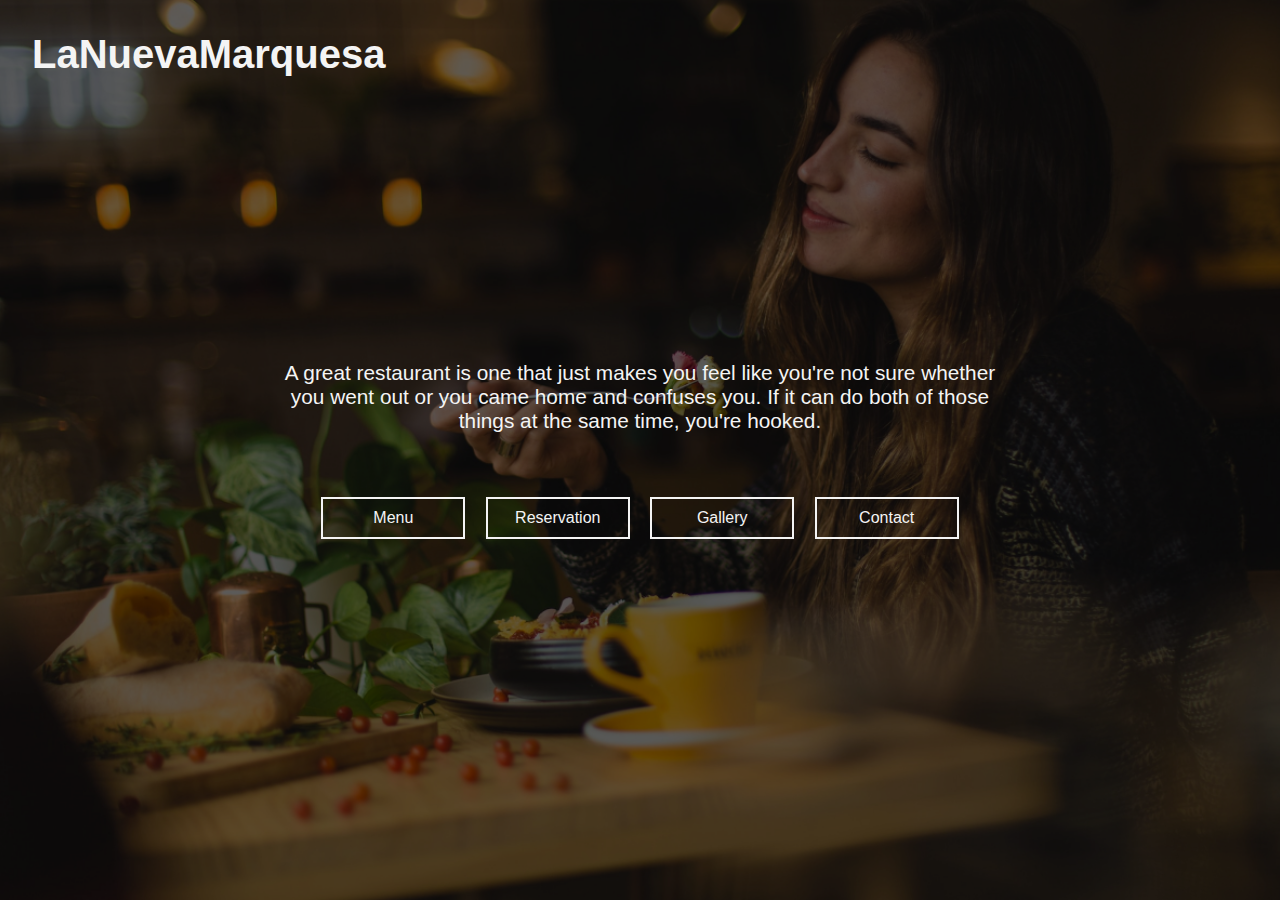
<file: index.html>
<!DOCTYPE html>
<html lang="en">
<head>
    <meta charset="UTF-8">
    <meta http-equiv="X-UA-Compatible" content="IE=edge">
    <meta name="viewport" content="width=device-width, initial-scale=1.0">
    <link rel="stylesheet" href="css/style.css">
    <link rel="stylesheet" href="css/mobile.css">
    <title>LaNuevaMarquesa | Welcome</title>
</head>
<body>
    <header id="header">
        <a class="logo" href="index.html"><h1>LaNuevaMarquesa</h1></a>
    </header>
    <main>
        <section class="showcase">
            <div class="container">
                <p>A great restaurant is one that just makes you feel like you're not sure whether you went out or you came home and confuses you. If it can do both of those things at the same time, you're hooked.</p>
                <div class="flex-grid-index">
                    <a class="btn" href="menu.html">Menu</a>
                    <a class="btn" href="reservation.html">Reservation</a>
                    <a class="btn" href="gallery.html">Gallery</a>
                    <a class="btn" href="contact.html">Contact</a>
                </div>
            </div>
        </section>
    </main>
</body>
</html>
</file>
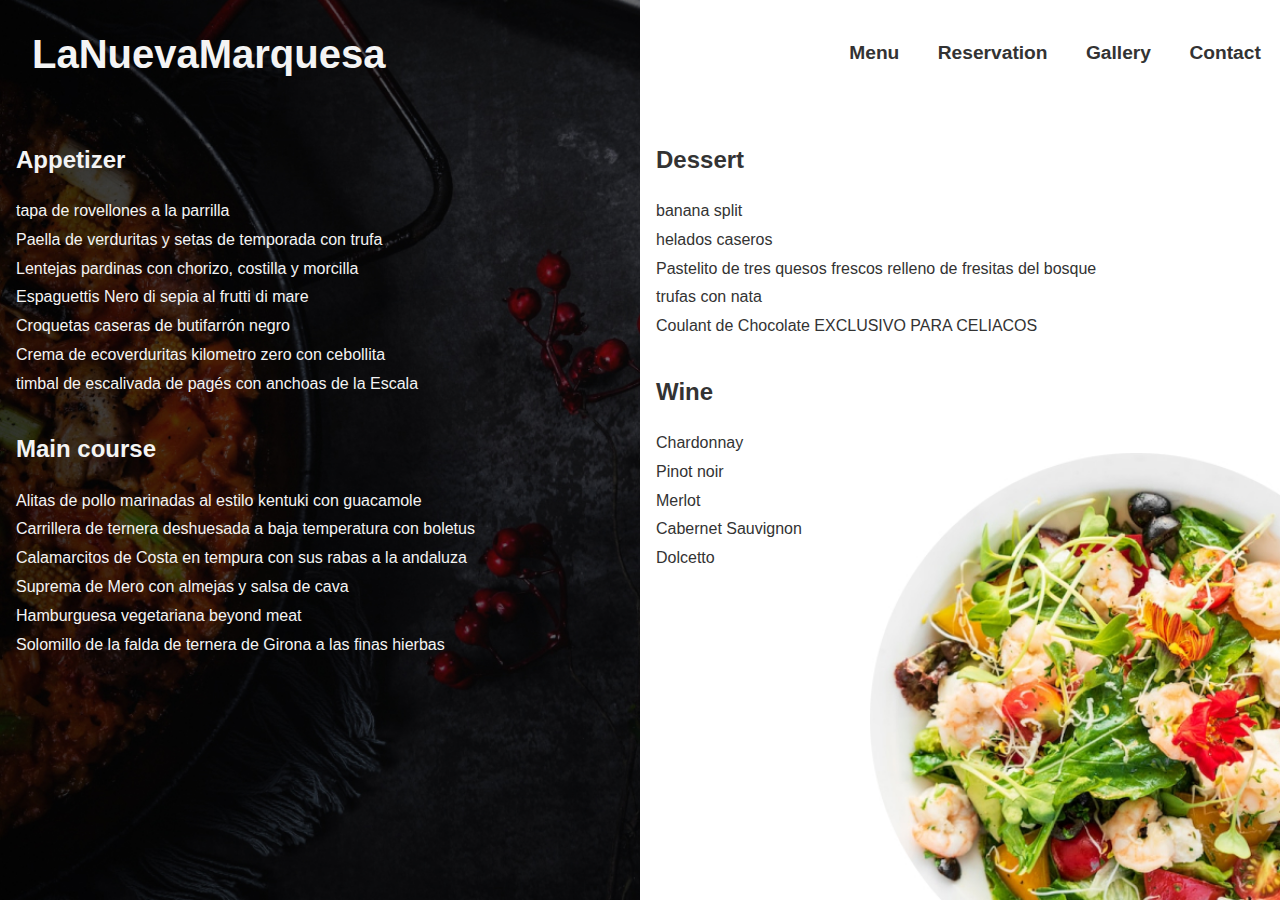
<file: menu.html>
<!DOCTYPE html>
<html lang="en">
<head>
    <meta charset="UTF-8">
    <meta http-equiv="X-UA-Compatible" content="IE=edge">
    <meta name="viewport" content="width=device-width, initial-scale=1.0">
    <link rel="stylesheet" href="css/style.css">
    <link rel="stylesheet" href="css/mobile.css">
    <title>LaNuevaMarquesa | Menu</title>
</head>
<body class="menu-background-body">
    <header id="header" class="flex-split">
        <a class="logo" href="index.html"><h1>LaNuevaMarquesa</h1></a>
        <div class="flex-grid">
            <a class="btn2" href="menu.html">Menu</a>
            <a class="btn2" href="reservation.html">Reservation</a>
            <a class="btn2" href="gallery.html">Gallery</a>
            <a class="btn2" href="contact.html">Contact</a>
        </div>
    </header>
    <main id="menu">
        <div class="menu-background"></div>
        <div class="flex-split">
            <section id="left-side"class="menu-content">
                <h2>Appetizer</h2>
                <p>
                    tapa de rovellones a la parrilla<br>
                    Paella de verduritas y setas de temporada con trufa<br>
                    Lentejas pardinas con chorizo, costilla y morcilla<br>
                    Espaguettis Nero di sepia al frutti di mare<br>
                    Croquetas caseras de butifarrón negro<br>
                    Crema de ecoverduritas kilometro zero con cebollita<br>
                    timbal de escalivada de pagés con anchoas de la Escala
                </p>
                <h2>Main course</h2>
                <p>
                    Alitas de pollo marinadas al estilo kentuki con guacamole<br>
                    Carrillera de ternera deshuesada a baja temperatura con boletus<br>
                    Calamarcitos de Costa en tempura con sus rabas a la andaluza<br>
                    Suprema de Mero con almejas y salsa de cava<br>
                    Hamburguesa vegetariana beyond meat<br>
                    Solomillo de la falda de ternera de Girona a las finas hierbas
                </p>
            </section>
            <section id="right-side" class="menu-content menu-light">
                <h2>Dessert</h2>
                <p>
                    banana split<br>
                    helados caseros<br>
                    Pastelito de tres quesos frescos relleno de fresitas del bosque<br>
                    trufas con nata<br>
                    Coulant de Chocolate EXCLUSIVO PARA CELIACOS<br>
                </p>
                <h2>Wine</h2>
                <p>
                    Chardonnay<br>
                    Pinot noir<br>
                    Merlot<br>
                    Cabernet Sauvignon<br>
                    Dolcetto<br>
                </p>
                <img class="plate-img" src="/img/plate.jpg" alt="">
            </section>
        </div>
    </main>
</body>
</html>
</file>
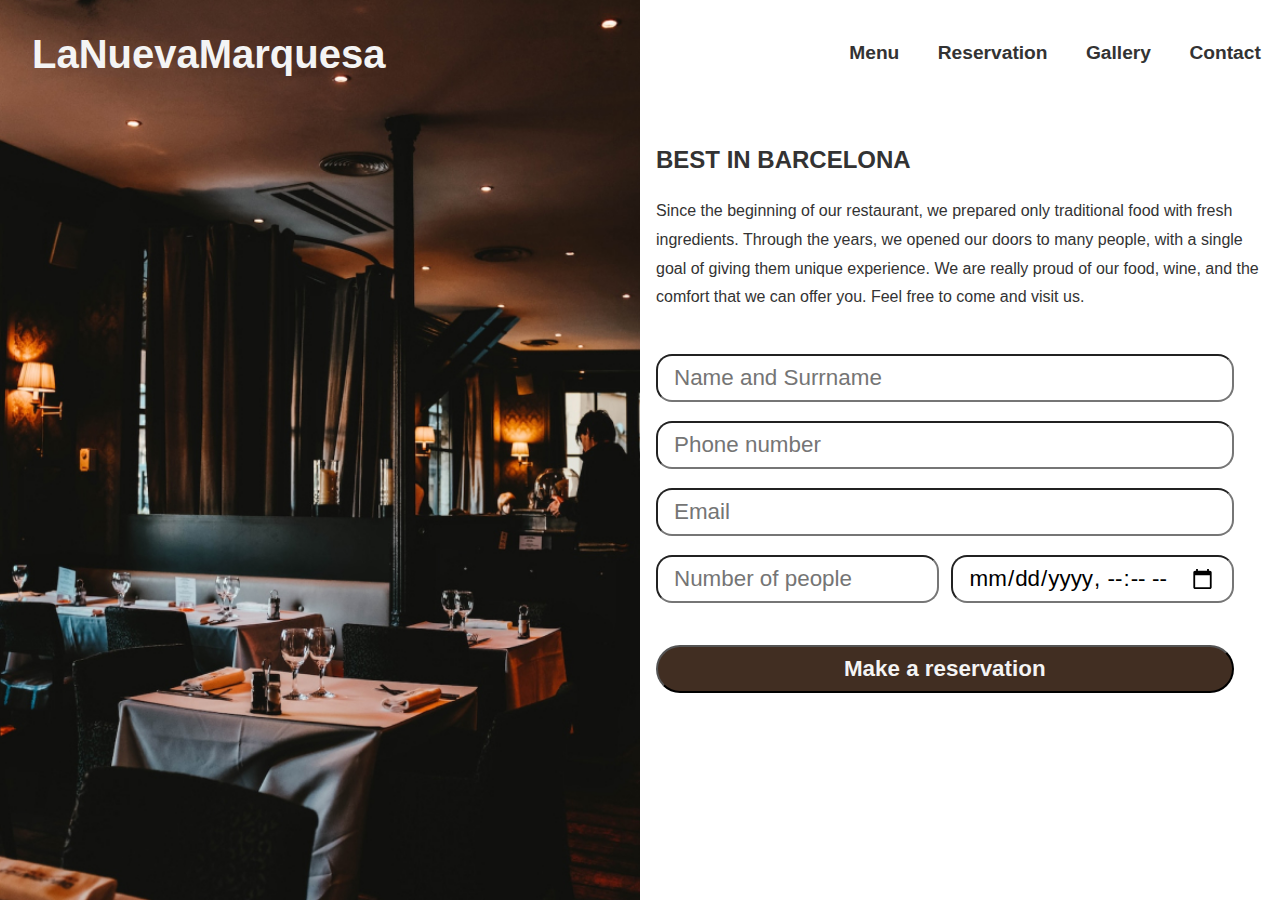
<file: reservation.html>
<!DOCTYPE html>
<html lang="en">
<head>
    <meta charset="UTF-8">
    <meta http-equiv="X-UA-Compatible" content="IE=edge">
    <meta name="viewport" content="width=device-width, initial-scale=1.0">
    <link rel="stylesheet" href="css/style.css">
    <link rel="stylesheet" href="css/mobile.css">
    <title>LaNuevaMarquesa | Reservation</title>
</head>
<body class="reservation-background-body">
    <header id="header" class="flex-split">
        <a class="logo" href="index.html"><h1>LaNuevaMarquesa</h1></a>
        <div class="flex-grid">
            <a class="btn2" href="menu.html">Menu</a>
            <a class="btn2" href="reservation.html">Reservation</a>
            <a class="btn2" href="gallery.html">Gallery</a>
            <a class="btn2" href="contact.html">Contact</a>
        </div>
    </header>
    <main id="reservation">
        <div class="flex-split">
            <section id="left-side">
                <div class="reservation-background"></div>
            </section>
            <section id="right-side" class="menu-content menu-light">
                <h2>BEST IN BARCELONA</h2>
                <p>
                    Since the beginning of our restaurant, we prepared only traditional food with fresh ingredients. Through the years, we opened our doors to many people, with a single goal of giving them unique experience. We are really proud of our food, wine, and the comfort that we can offer you. Feel free to come and visit us. 
                </p>
                <form class="reservation-form" action="">
                    <input class="fformat" type="text" placeholder="Name and Surrname">
                    <input class="fformat" type="text" placeholder="Phone number">
                    <input class="fformat" type="email" placeholder="Email">
                    <div>
                        <input class="fformat left" type="number" placeholder="Number of people">
                        <input class="fformat right" type="datetime-local" placeholder="Time">
                    </div>
                    <button class="btn3">Make a reservation</button>
                </form>
            </section>
        </div>
    </main>
</body>
</html>
</file>
<file: css/style.css>
:root {
    --max-width: 800px;
}

html,
body {
    color: #f4f4f4;
}

a {
    text-decoration: none;
}

* {
    font-family: Arial, Helvetica, sans-serif;
    padding: 0;
    margin: 0;
    box-sizing: border-box;
}

.logo {
    left: 0;
    top: 0;
    z-index: 1;
    color: #f4f4f4;
}

.logo-dark {
    color: #333;
}

.logo > h1 {
    padding: 2rem;
    font-size: 2.5rem;
}

.logo-dark > a > h1 {
    color: #333;
}

.showcase {
    position: absolute;
    top: 0;
    left: 0;
    background: url(/img/showcase.jpg) center center/cover no-repeat;
    width: 100vw;
    height: 100vh;
    display: flex;
    flex-direction: column;
    justify-content: center;
    align-items: center;
    text-align: center;
    z-index: -1;
}

.showcase::before {
    content: '';
    position: absolute;
    width: 100vw;
    height: 100vh;
    background: rgba(0, 0, 0, 0.6);
}

.showcase .container {
    max-width: var(--max-width);
    margin: 0 auto;
    padding: 0 2rem;
    z-index: 1;
}

.showcase p {
    font-size: 1.3rem;
    padding-bottom: 4rem;
}

.btn {
    display: inline-block;
    padding: 0.6rem 0;
    border: solid 2px #f4f4f4;
    color: #f4f4f4;
    transition: background 0.2s ease-in;
}

.btn:hover {
    background: #4d4d4d;
}

.flex-split {
    display: flex;
    overflow-x: hidden;
    justify-content: space-between;
}

.flex-split .menu-content {
    width: 100%;
    height: 100%;
    display: flex;
    flex-direction: column;
    padding: 0 1rem;
    line-height: 1.8;
}
.menu-content {
    flex-basis: 50%;
}

.plate-img {
    display: block;
    position: absolute;
    bottom: 0rem;
    right: 0rem;
    width: 32%;
    height: auto;
    z-index: -1;
}

.flex-split .menu-content > h2 {
    margin-top: 1.8rem;
    margin-bottom: 1rem;
}

.menu-background {
    background: url(/img/menu.jpg) center center/cover no-repeat;
    position: absolute;
    left: 0;
    top: 0;
    width: 50%;
    height: 100%;
    object-fit: cover;
    color: #f4f4f4;
    z-index: -1;
}

.reservation-background {
    background: url(/img/reservation.jpg) center center/cover no-repeat;
    position: absolute;
    left: 0;
    top: 0;
    width: 50%;
    height: 100%;
    color: #f4f4f4;
    z-index: -1;
}

.menu-light {
    color: #333;
}

.menu-light2 {
    color: #333;
}

.btn {
    padding: 0.6rem 0;
    border: solid 2px #f4f4f4;
    width: 9rem;
    text-decoration: none;
    margin: 0 0.5rem;
    color: #f4f4f4;
    transition: background 0.2s ease-in;
}

.btn2 {
    padding: 0.2rem 0.6rem;
    text-decoration: none;
    margin: 0 0.6rem;
    color: #333;
    font-size: 1.2rem;
    font-weight: 600;
}

.btn2:after {
    content: '';
    display: block;
    margin: auto;
    height: 3px;
    width: 0;
    transition: all 0.3s ease-in;
}

.btn2:hover:after {
    background: #333;
    width: 100%;
}

.reservation-form {
    margin-top: 2rem;
    width: 95%;
}

.reservation-form .fformat {
    height: 3rem;
    padding: 0 1rem;
    font-size: 1.4rem;
    border-radius: 1rem;
    margin: 0.6rem 0;
}

.reservation-form > input {
    width: 100%;
}

.reservation-form > div > .left {
    float: left;
    width: 49%;
}
.reservation-form > div > .right {
    float: right;
    width: 49%;
}

.btn3 {
    height: 3rem;
    width: 100%;
    margin-top: 2rem;
    border-radius: 2rem;
    font-size: 1.4rem;
    font-weight: 600;
    background: #412E22;
    color: #f4f4f4;
    cursor: pointer;
}

.btn3:hover {
    opacity: 0.8;
}

iframe {
    width: 100%;
    height: 100%;
}

.map {
    filter: grayscale(85%);
    border:0;
    width: 100%;
    height: 80vh;
}

#contact .menu-content {
    padding-left: 0;
}

.flex-grid {
    display: flex;
    justify-content: space-around;
    align-items: center;
    text-align: center;
}

.flex-grid p {
    padding: 0 1rem;
}

.reviews h2 {
    padding-bottom: 1rem;
}

.info-contact {
    padding-top: 2rem;
}

.reviews {
    padding-top: 2rem;
}

#contact-header .btn2 {
    color: #333;
}
</file>
<file: css/mobile.css>
@media screen and (max-width: 500px) {
    .btn2 {
        padding: 0.1rem 0.2rem;
        margin: 0;
    }
    body {
        font-size: 14px;
    }

    .logo > h1 {
        padding: 1rem;
        font-size: 1.9rem;
    }
}

@media screen and (max-width: 720px) {
    
    .flex-grid-index {
        flex-direction: column;
    }
    .flex-grid-index .btn {
        width: 100%;
        padding: 1.5rem;
    }
    .reviews > .flex-grid {
        flex-direction: column;
    }
    .reviews > .flex-grid > div {
        padding: 1rem 0;
    }
}

@media screen and (max-width: 890px) {
    .logo {
        width: 100%;
        text-align: center;
    }
    .flex-split {
        flex-direction: column;
        justify-content: space-between;
        text-align: center;
    }
    .menu-background {
        display: none;
    }
    .reservation-background {
        display: none;
    }
    .menu-background-body {
        background: url(/img/menu.jpg) center center/cover no-repeat;
        min-height: 100vh;
    }
    .reservation-background-body {
        background: url(/img/reservation.jpg) center center/cover no-repeat;
        min-height: 100vh;
    }
    .plate-img {
        display: none;
    }
    .menu-light {
        color: #f4f4f4;
    }
    .btn2 {
        color: #f4f4f4;
    }
    #header .btn2:hover:after {
        background: #f4f4f4;
    }
    .map {
        display: none;
    }
}
</file>
